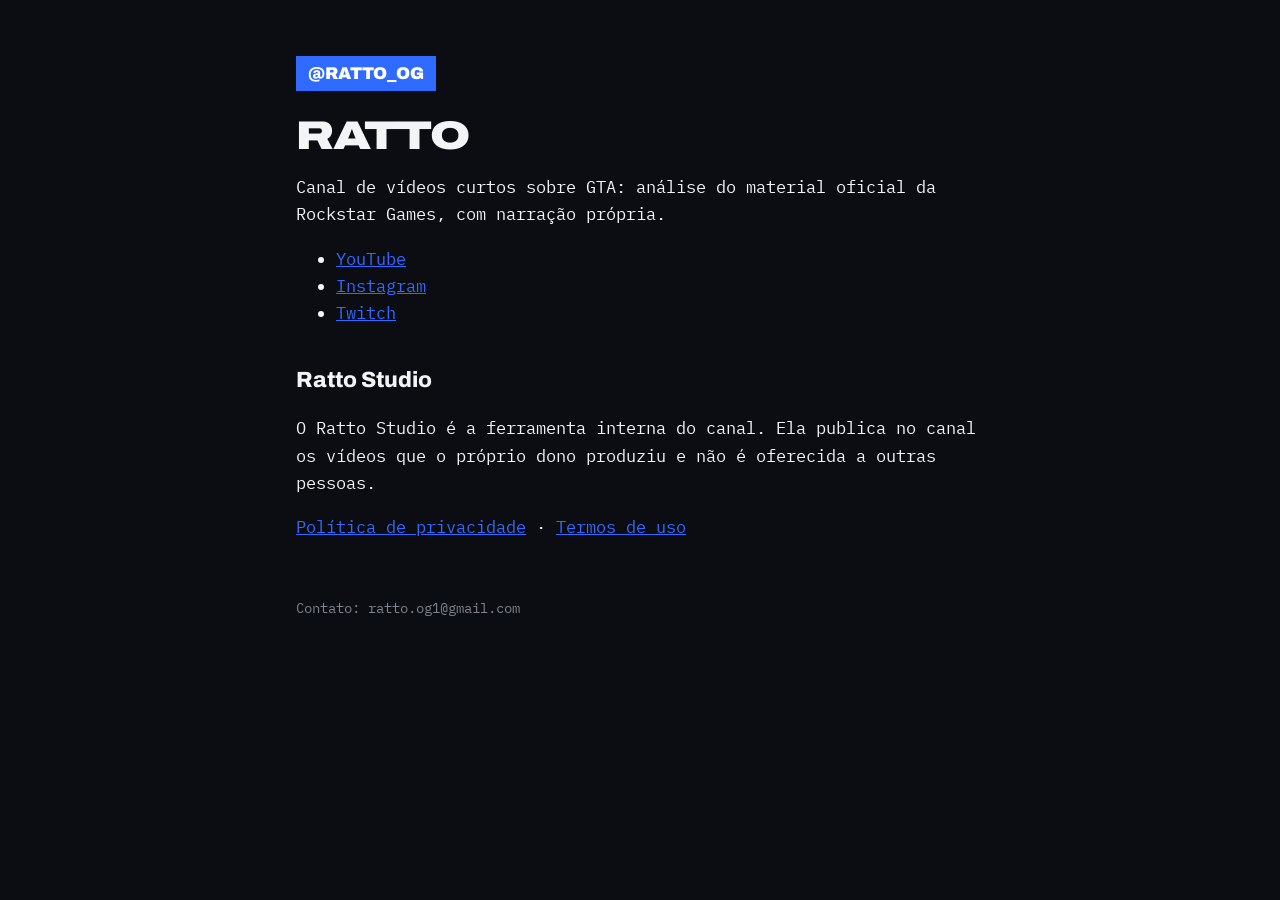
<file: index.html>
<!doctype html>
<html lang="pt-BR"><head><meta charset="utf-8"><meta name="viewport" content="width=device-width,initial-scale=1">
<title>Ratto</title>
<link rel="stylesheet" href="https://fonts.googleapis.com/css2?family=Archivo:wdth,wght@62..125,800..900&family=IBM+Plex+Mono:wght@400;500&display=swap">
<link rel="stylesheet" href="estilo.css"></head>
<body><main>
<span class="marca">@ratto_og</span>
<h1>Ratto</h1>
<p>Canal de vídeos curtos sobre GTA: análise do material oficial da Rockstar Games, com narração própria.</p>
<ul>
<li><a href="https://www.youtube.com/@ratto_og">YouTube</a></li>
<li><a href="https://www.instagram.com/ratto_og/">Instagram</a></li>
<li><a href="https://www.twitch.tv/ratto_og">Twitch</a></li>
</ul>
<h2>Ratto Studio</h2>
<p>O Ratto Studio é a ferramenta interna do canal. Ela publica no canal os vídeos que o próprio dono produziu e não é oferecida a outras pessoas.</p>
<p><a href="privacidade.html">Política de privacidade</a> · <a href="termos.html">Termos de uso</a></p>
<footer>Contato: ratto.og1@gmail.com</footer>
</main></body></html>
</file>
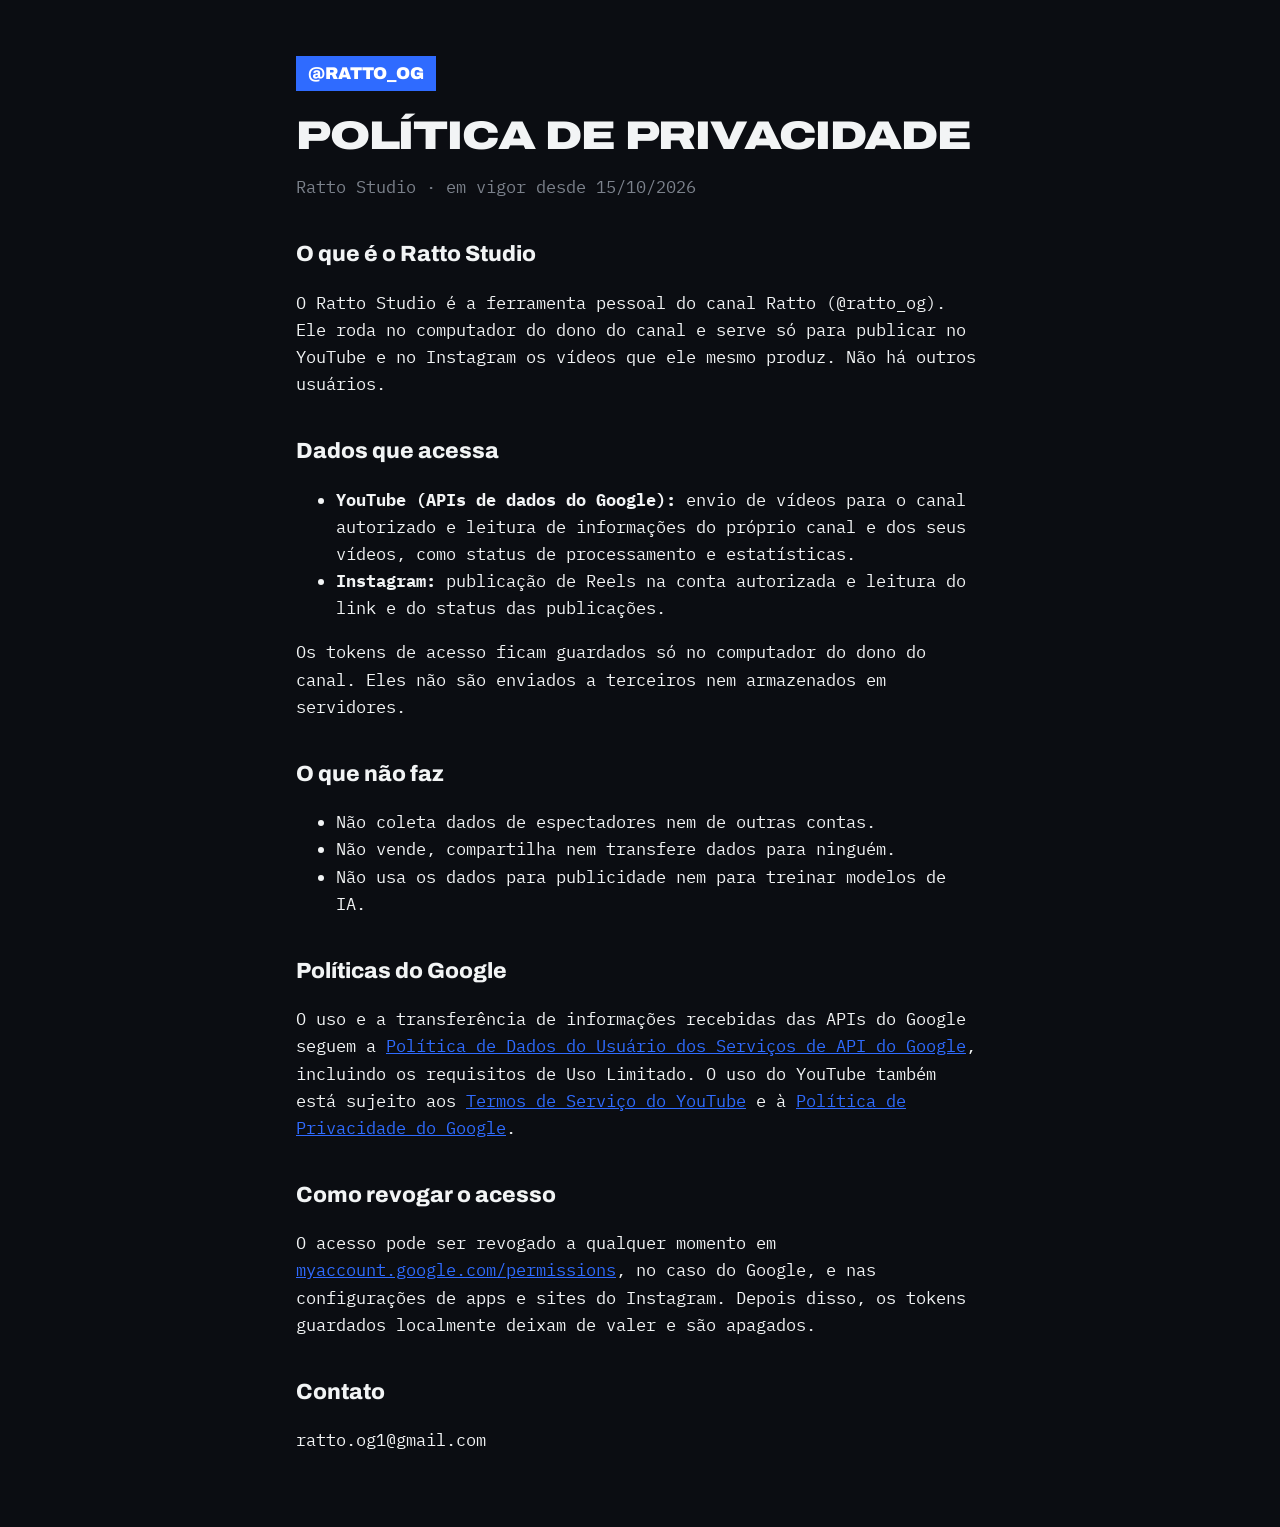
<file: privacidade.html>
<!doctype html>
<html lang="pt-BR"><head><meta charset="utf-8"><meta name="viewport" content="width=device-width,initial-scale=1">
<title>Política de privacidade</title>
<link rel="stylesheet" href="https://fonts.googleapis.com/css2?family=Archivo:wdth,wght@62..125,800..900&family=IBM+Plex+Mono:wght@400;500&display=swap">
<link rel="stylesheet" href="estilo.css"></head>
<body><main>
<a class="marca" href="./" style="text-decoration:none">@ratto_og</a>
<h1>Política de privacidade</h1>
<p class="meta">Ratto Studio · em vigor desde 15/10/2026</p>
<h2>O que é o Ratto Studio</h2>
<p>O Ratto Studio é a ferramenta pessoal do canal Ratto (@ratto_og). Ele roda no computador do dono do canal e serve só para publicar no YouTube e no Instagram os vídeos que ele mesmo produz. Não há outros usuários.</p>
<h2>Dados que acessa</h2>
<ul>
<li><strong>YouTube (APIs de dados do Google):</strong> envio de vídeos para o canal autorizado e leitura de informações do próprio canal e dos seus vídeos, como status de processamento e estatísticas.</li>
<li><strong>Instagram:</strong> publicação de Reels na conta autorizada e leitura do link e do status das publicações.</li>
</ul>
<p>Os tokens de acesso ficam guardados só no computador do dono do canal. Eles não são enviados a terceiros nem armazenados em servidores.</p>
<h2>O que não faz</h2>
<ul>
<li>Não coleta dados de espectadores nem de outras contas.</li>
<li>Não vende, compartilha nem transfere dados para ninguém.</li>
<li>Não usa os dados para publicidade nem para treinar modelos de IA.</li>
</ul>
<h2>Políticas do Google</h2>
<p>O uso e a transferência de informações recebidas das APIs do Google seguem a <a href="https://developers.google.com/terms/api-services-user-data-policy">Política de Dados do Usuário dos Serviços de API do Google</a>, incluindo os requisitos de Uso Limitado. O uso do YouTube também está sujeito aos <a href="https://www.youtube.com/t/terms">Termos de Serviço do YouTube</a> e à <a href="https://policies.google.com/privacy">Política de Privacidade do Google</a>.</p>
<h2>Como revogar o acesso</h2>
<p>O acesso pode ser revogado a qualquer momento em <a href="https://myaccount.google.com/permissions">myaccount.google.com/permissions</a>, no caso do Google, e nas configurações de apps e sites do Instagram. Depois disso, os tokens guardados localmente deixam de valer e são apagados.</p>
<h2>Contato</h2>
<p>ratto.og1@gmail.com</p>
</main></body></html>
</file>
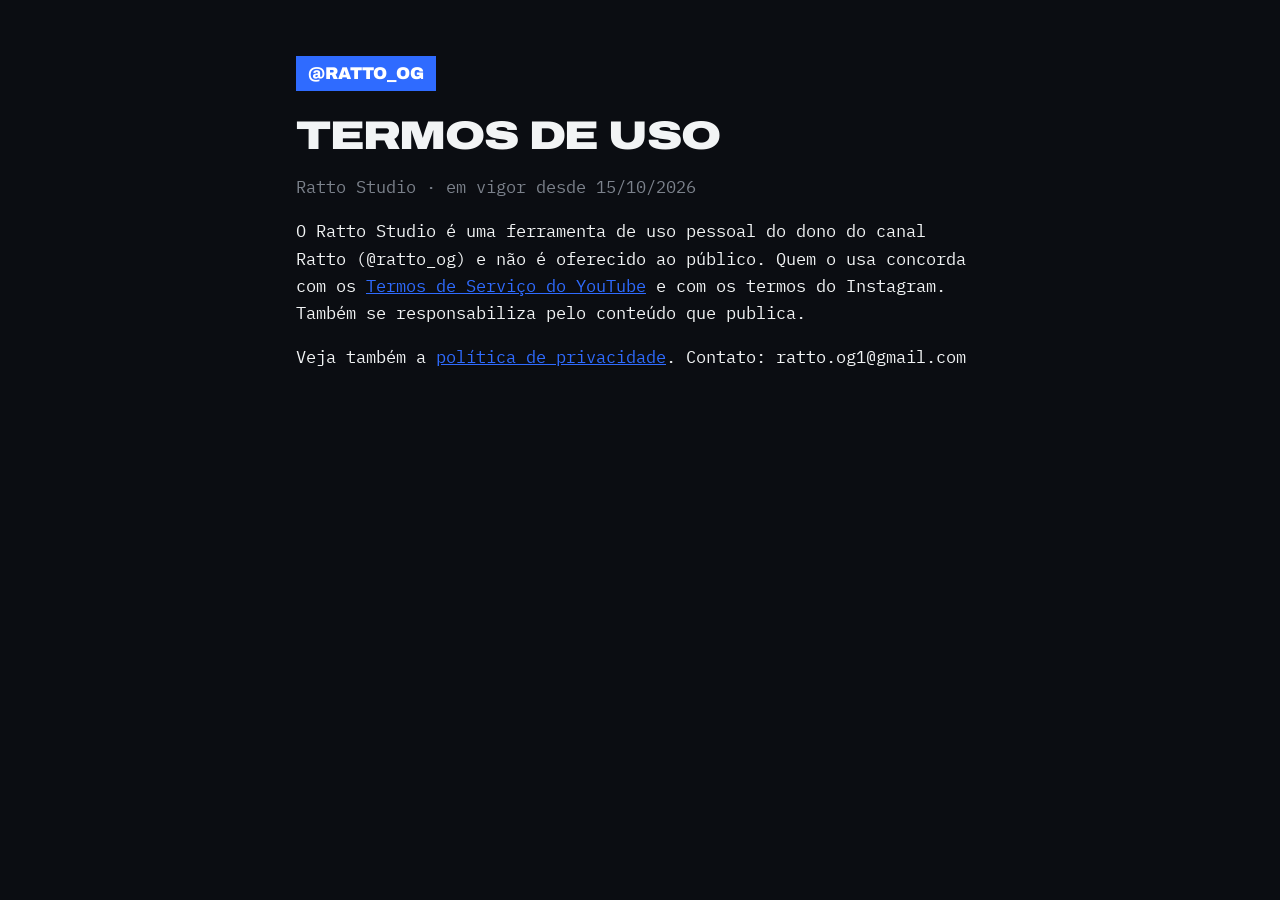
<file: termos.html>
<!doctype html>
<html lang="pt-BR"><head><meta charset="utf-8"><meta name="viewport" content="width=device-width,initial-scale=1">
<title>Termos de uso</title>
<link rel="stylesheet" href="https://fonts.googleapis.com/css2?family=Archivo:wdth,wght@62..125,800..900&family=IBM+Plex+Mono:wght@400;500&display=swap">
<link rel="stylesheet" href="estilo.css"></head>
<body><main>
<a class="marca" href="./" style="text-decoration:none">@ratto_og</a>
<h1>Termos de uso</h1>
<p class="meta">Ratto Studio · em vigor desde 15/10/2026</p>
<p>O Ratto Studio é uma ferramenta de uso pessoal do dono do canal Ratto (@ratto_og) e não é oferecido ao público. Quem o usa concorda com os <a href="https://www.youtube.com/t/terms">Termos de Serviço do YouTube</a> e com os termos do Instagram. Também se responsabiliza pelo conteúdo que publica.</p>
<p>Veja também a <a href="privacidade.html">política de privacidade</a>. Contato: ratto.og1@gmail.com</p>
</main></body></html>
</file>
<file: estilo.css>
:root{--azul:#2F6BFF;--fundo:#0B0D12;--texto:#F2F4F5;--aco:#7C828C}
*{box-sizing:border-box}
body{margin:0;background:var(--fundo);color:var(--texto);font:17px/1.6 "IBM Plex Mono",ui-monospace,monospace}
main{max-width:720px;margin:0 auto;padding:56px 16px}
h1{font-family:Archivo,sans-serif;font-weight:900;font-stretch:125%;text-transform:uppercase;letter-spacing:-.03em;font-size:40px;line-height:1.05;margin:0 0 8px}
h2{font-family:Archivo,sans-serif;font-weight:800;font-size:22px;margin:36px 0 8px}
p,li{color:var(--texto)}
small,.meta{color:var(--aco)}
a{color:var(--azul)}
.marca{display:inline-block;background:var(--azul);color:#fff;padding:4px 12px;font-family:Archivo,sans-serif;font-weight:900;text-transform:uppercase;margin-bottom:24px}
footer{margin-top:56px;color:var(--aco);font-size:14px}
</file>
